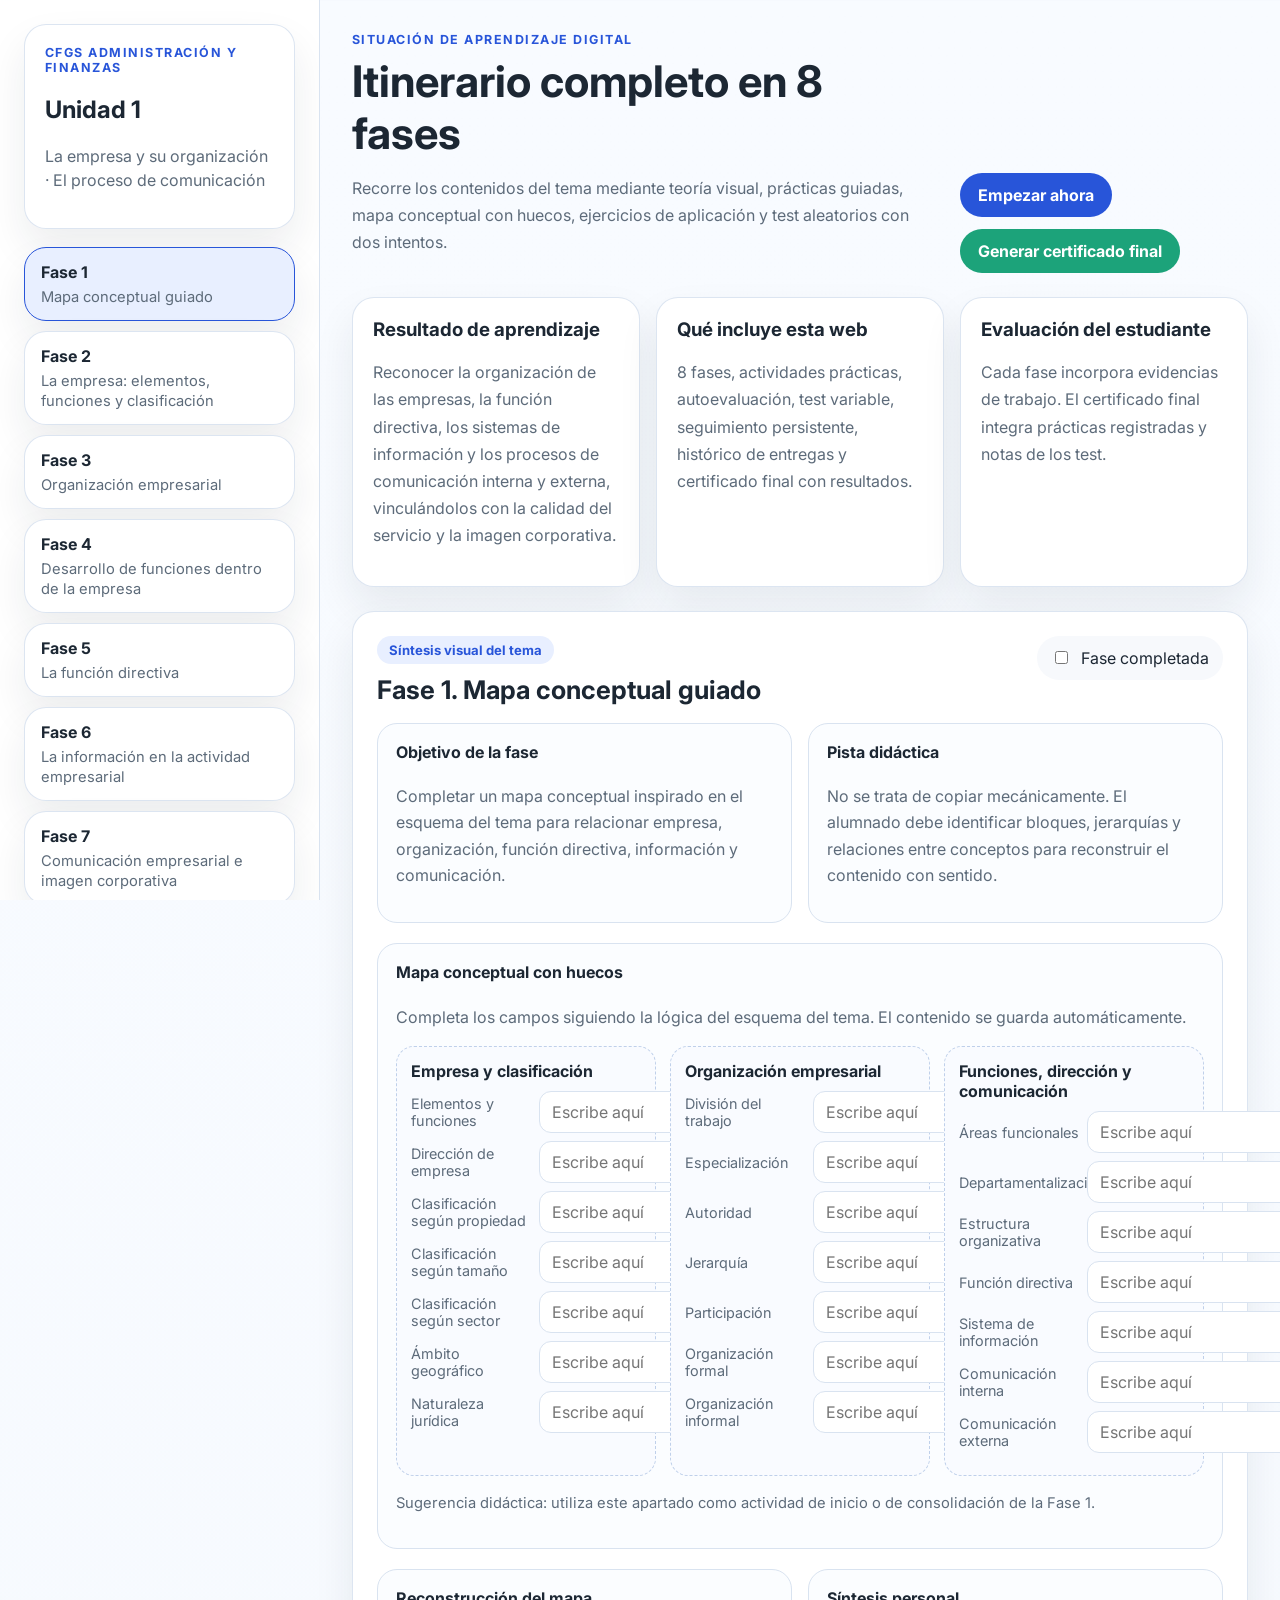
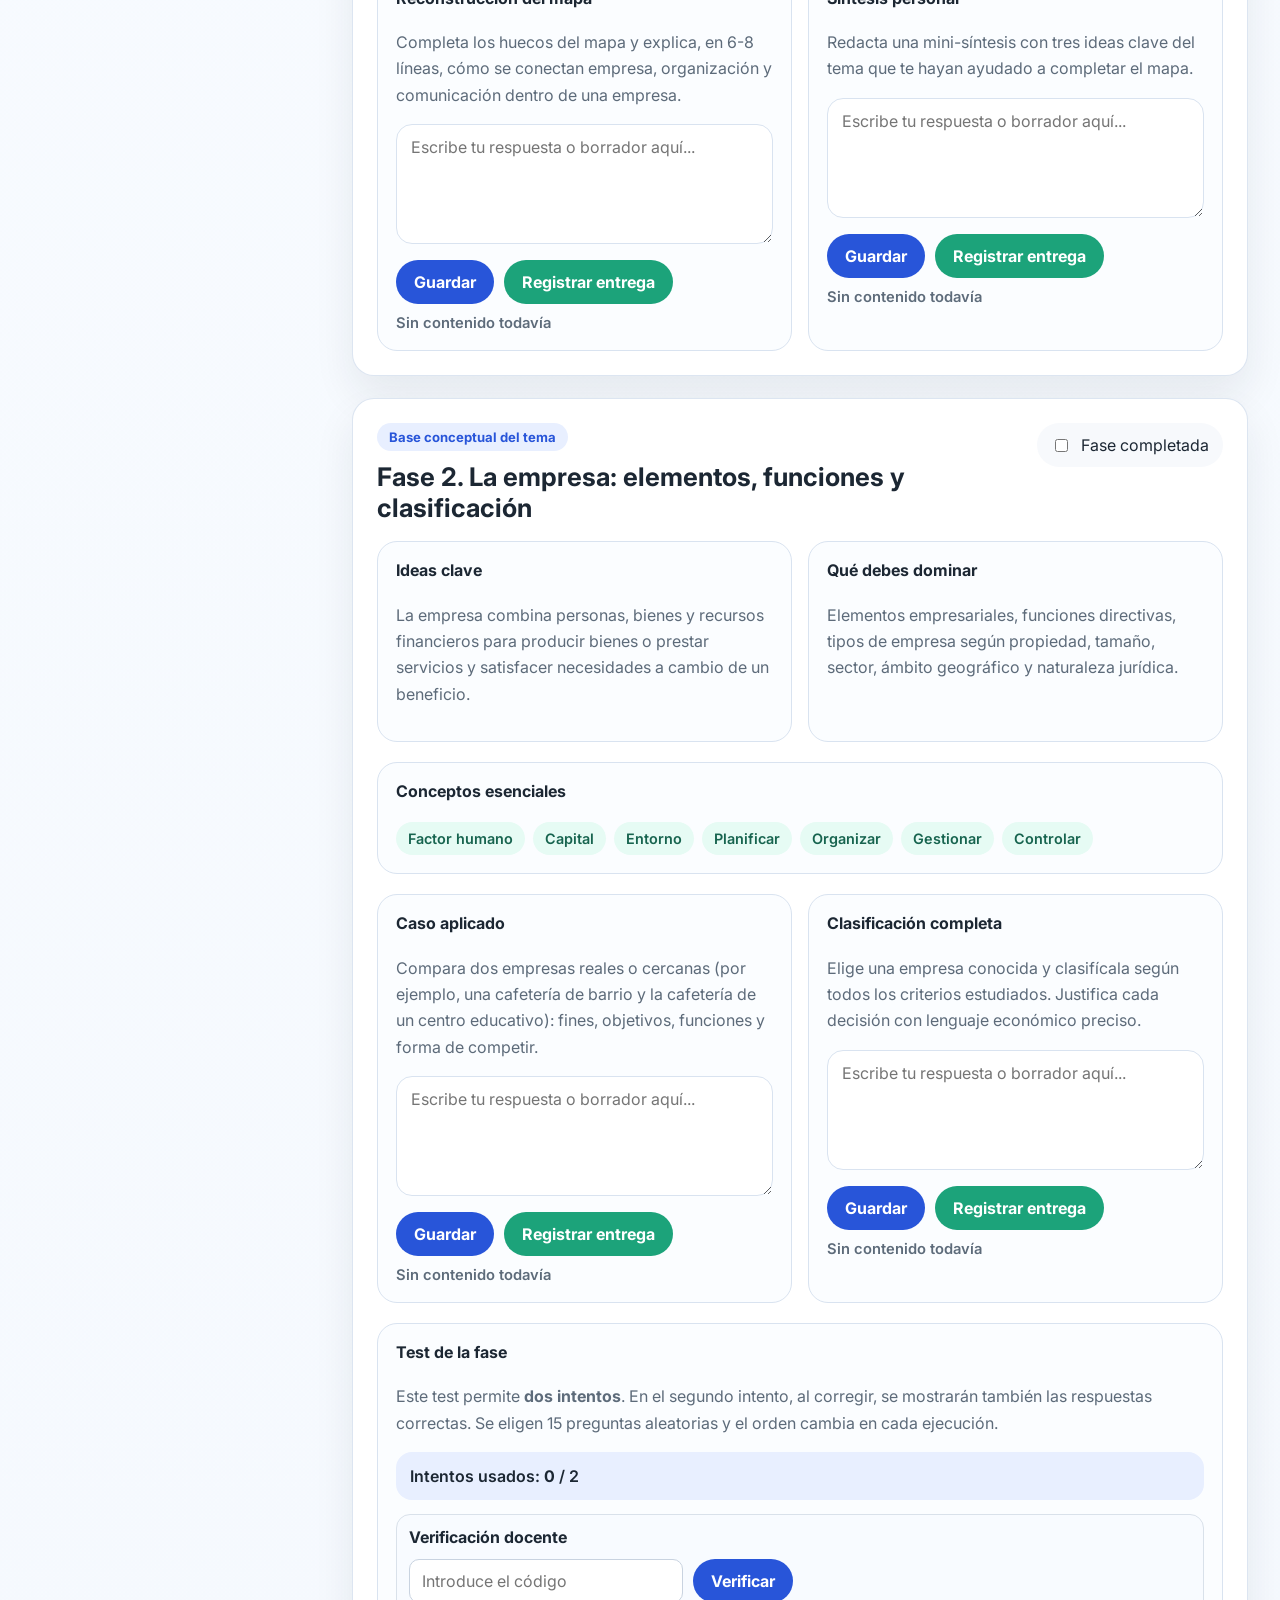
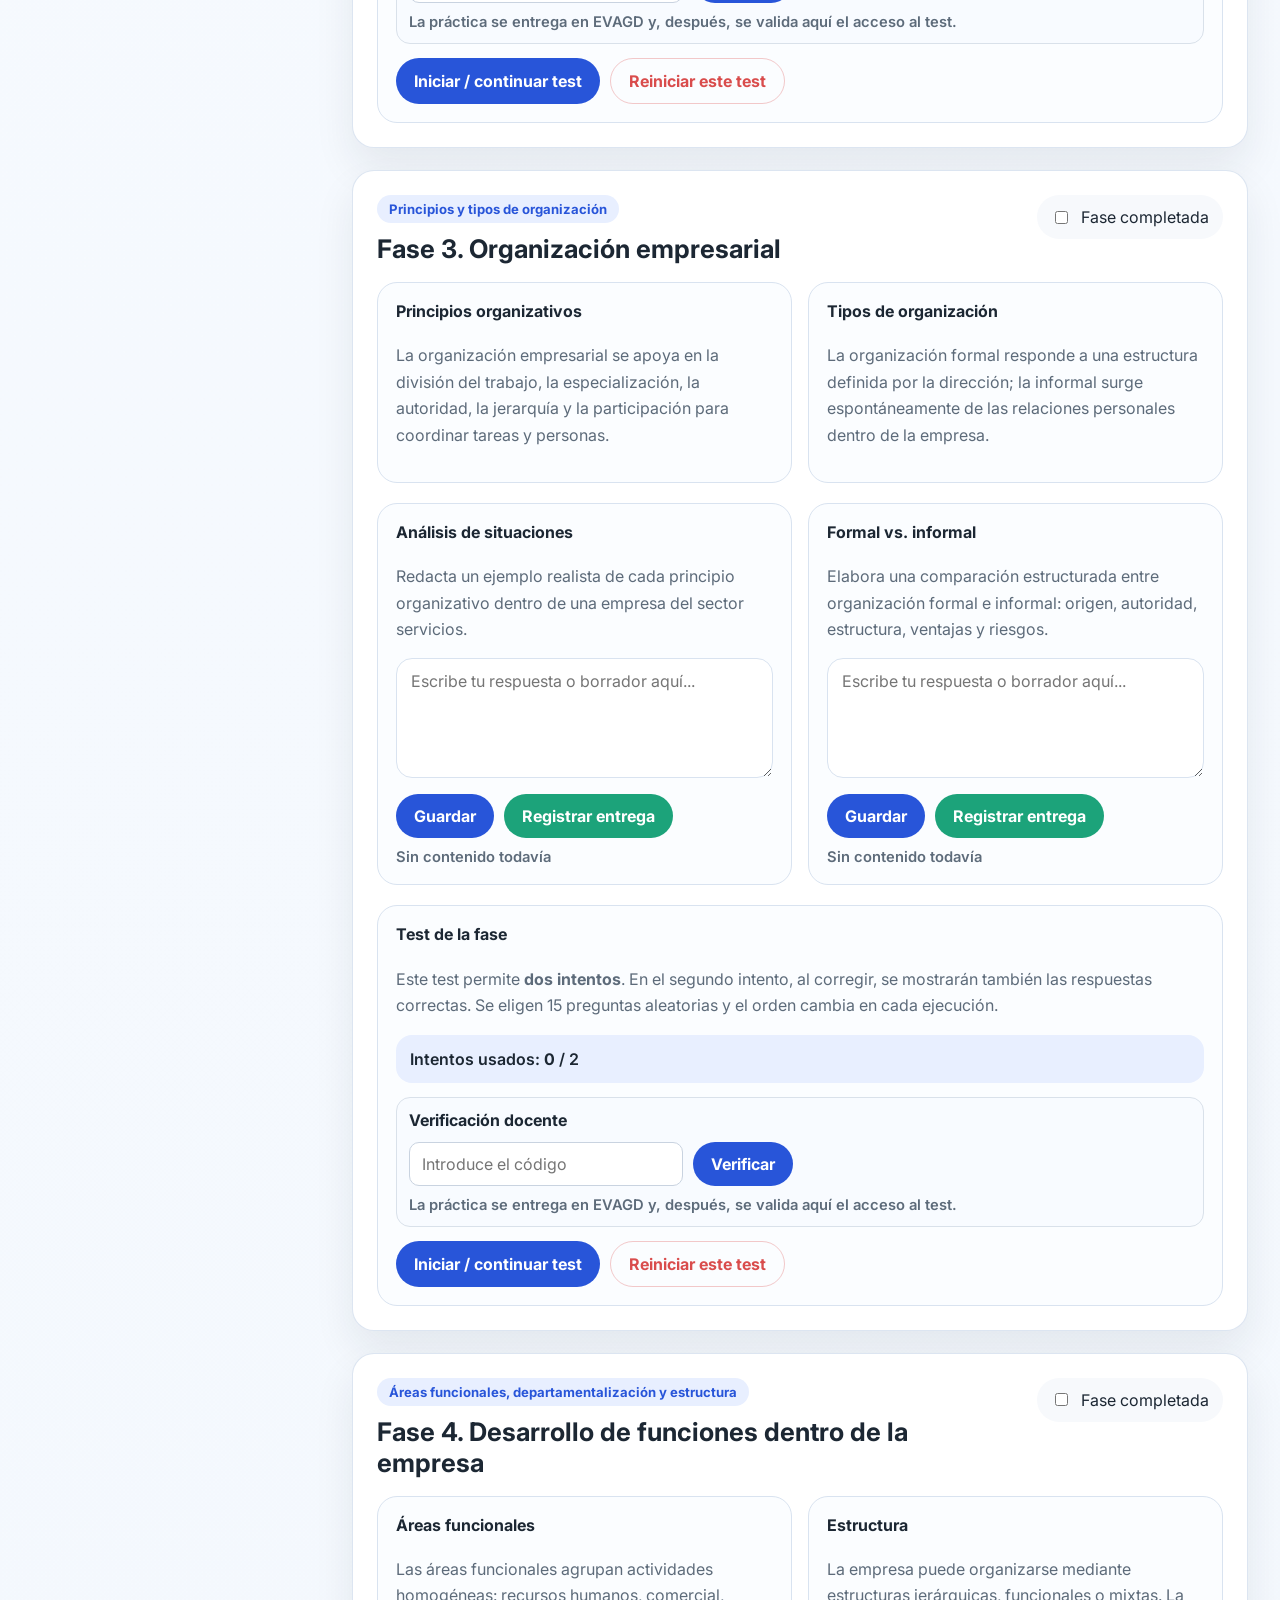
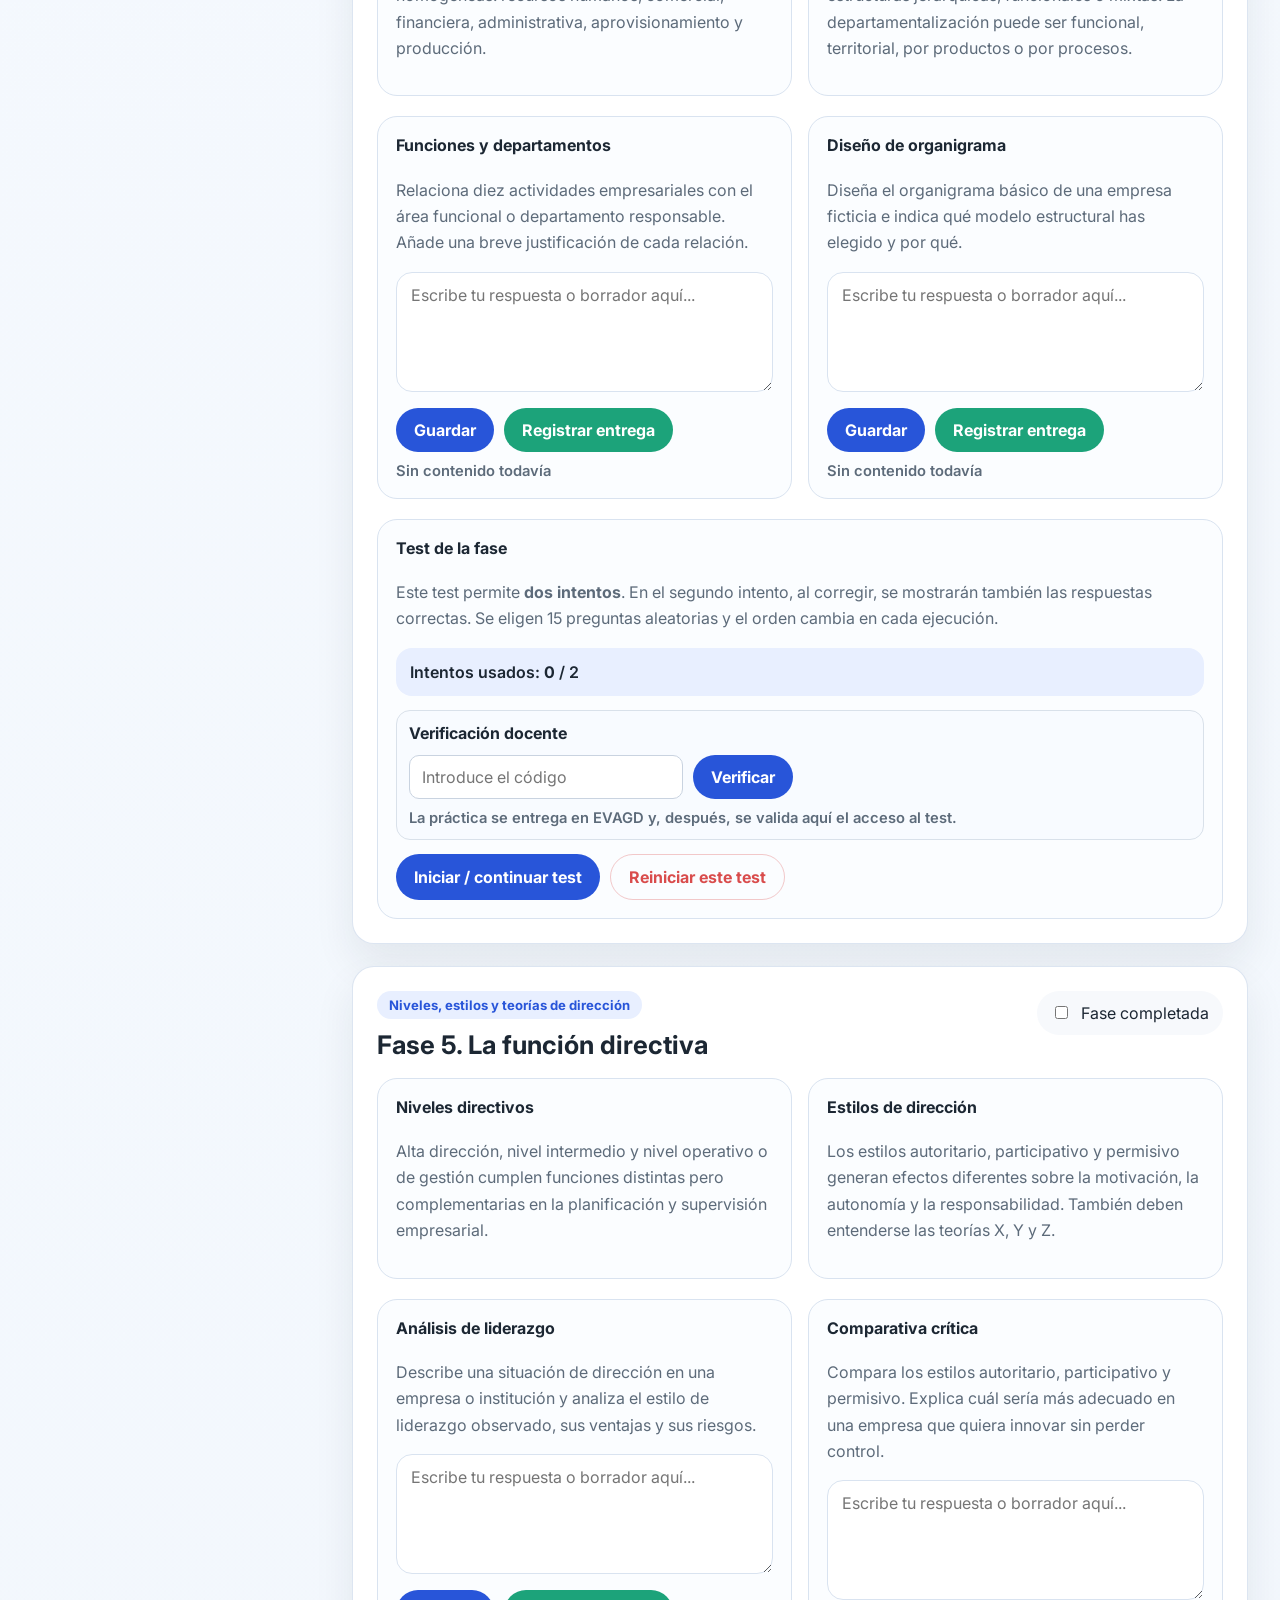
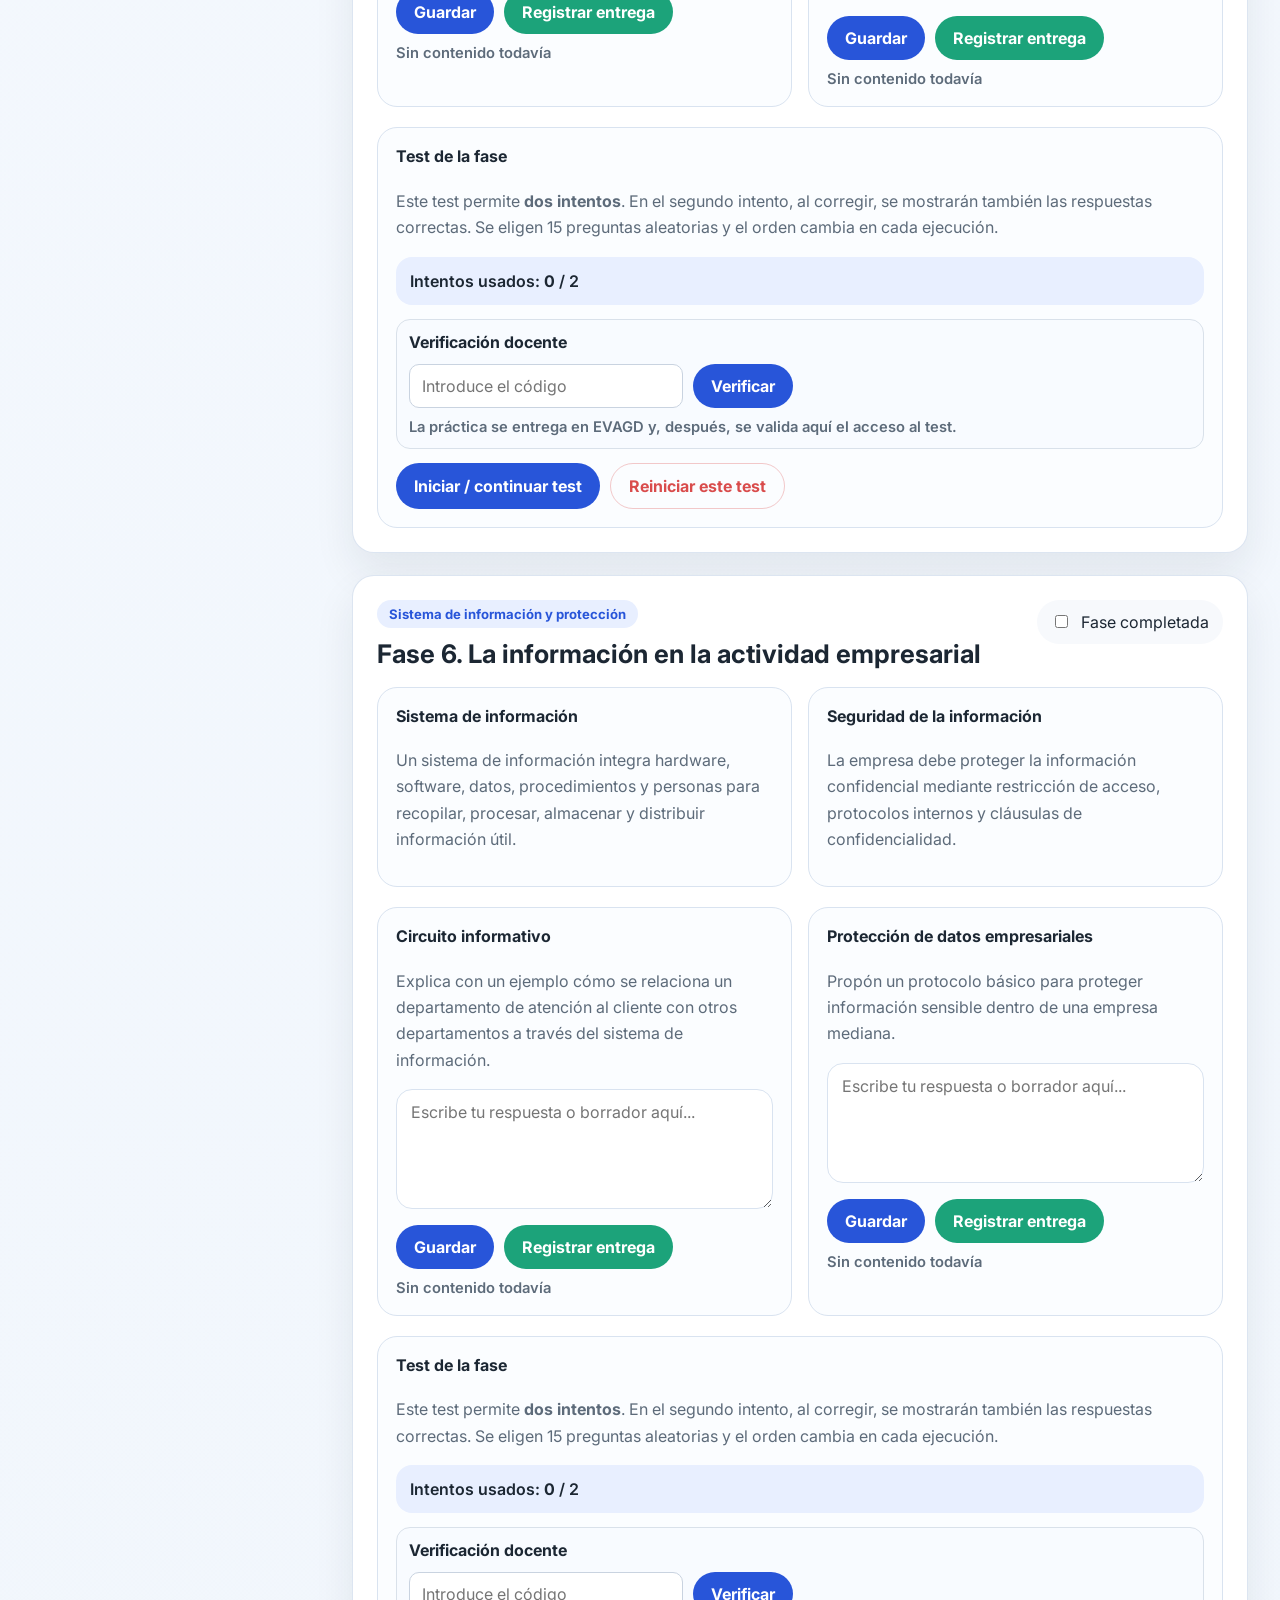
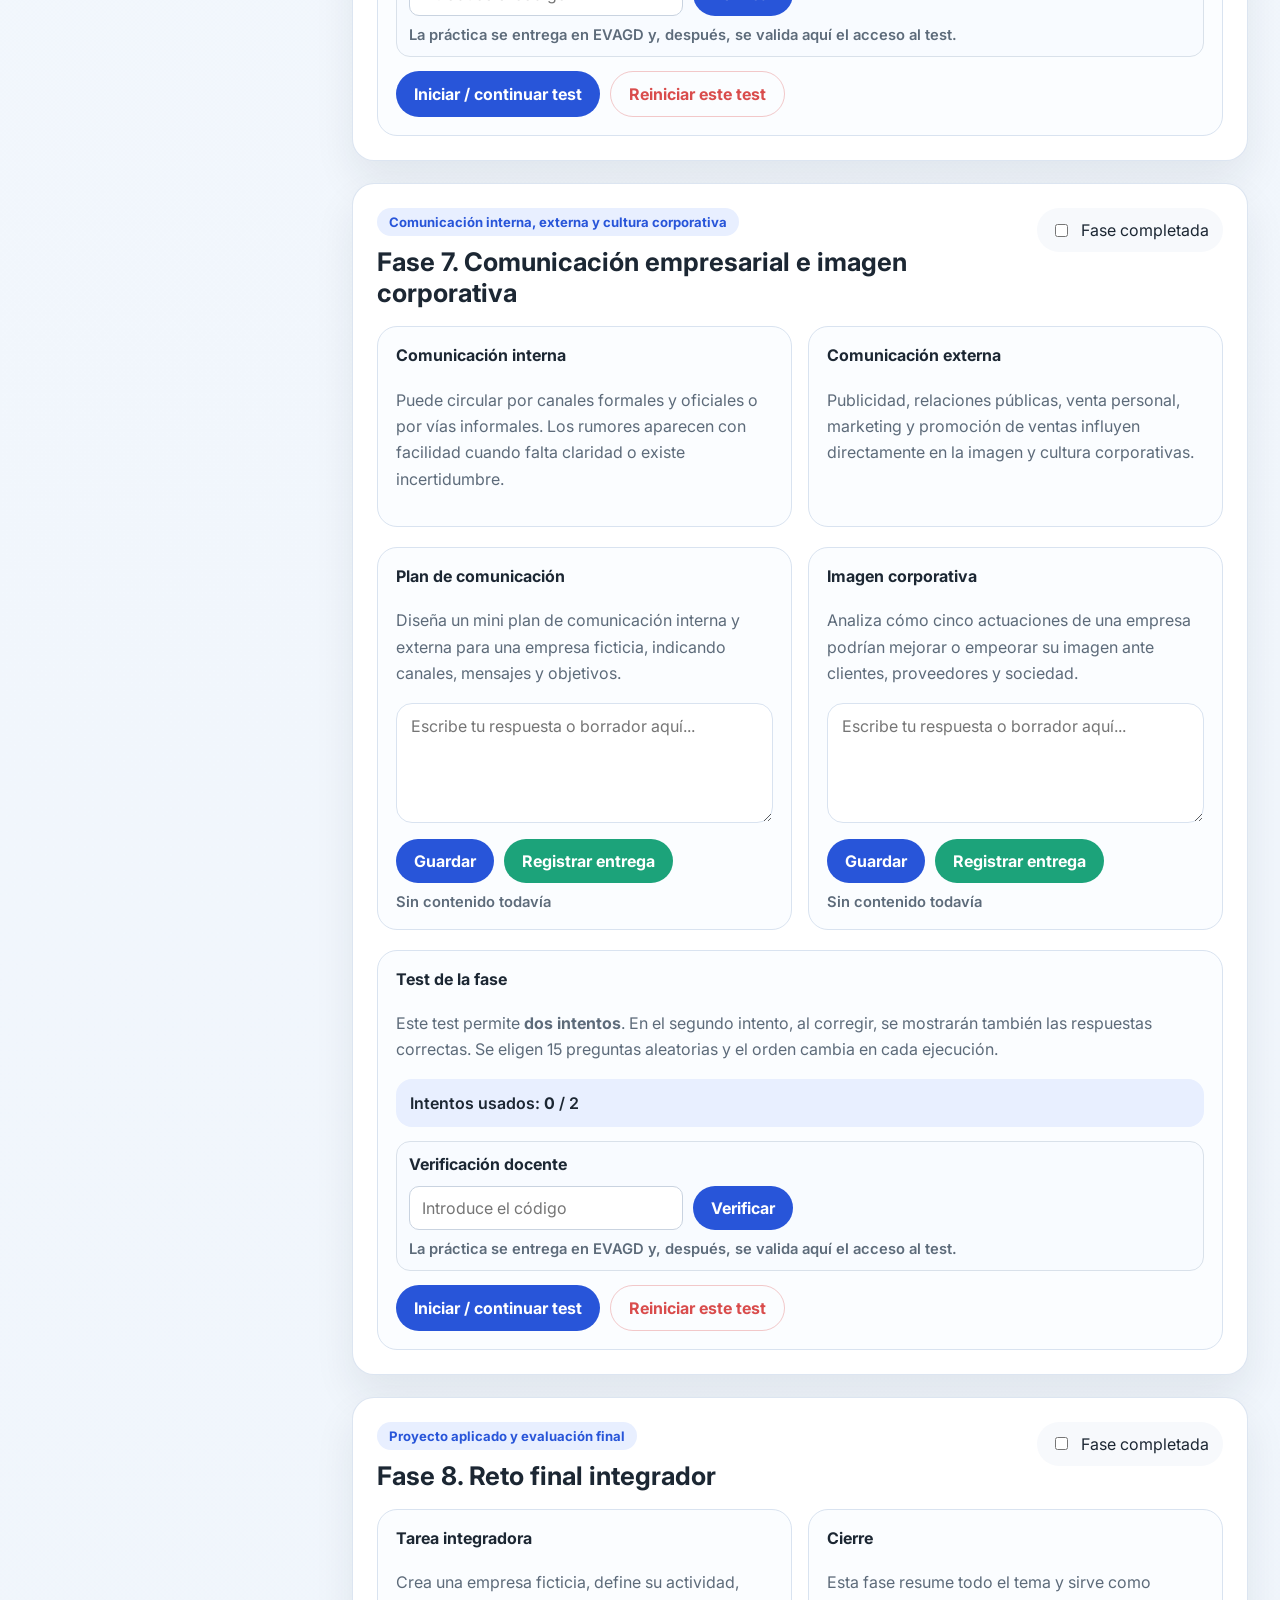
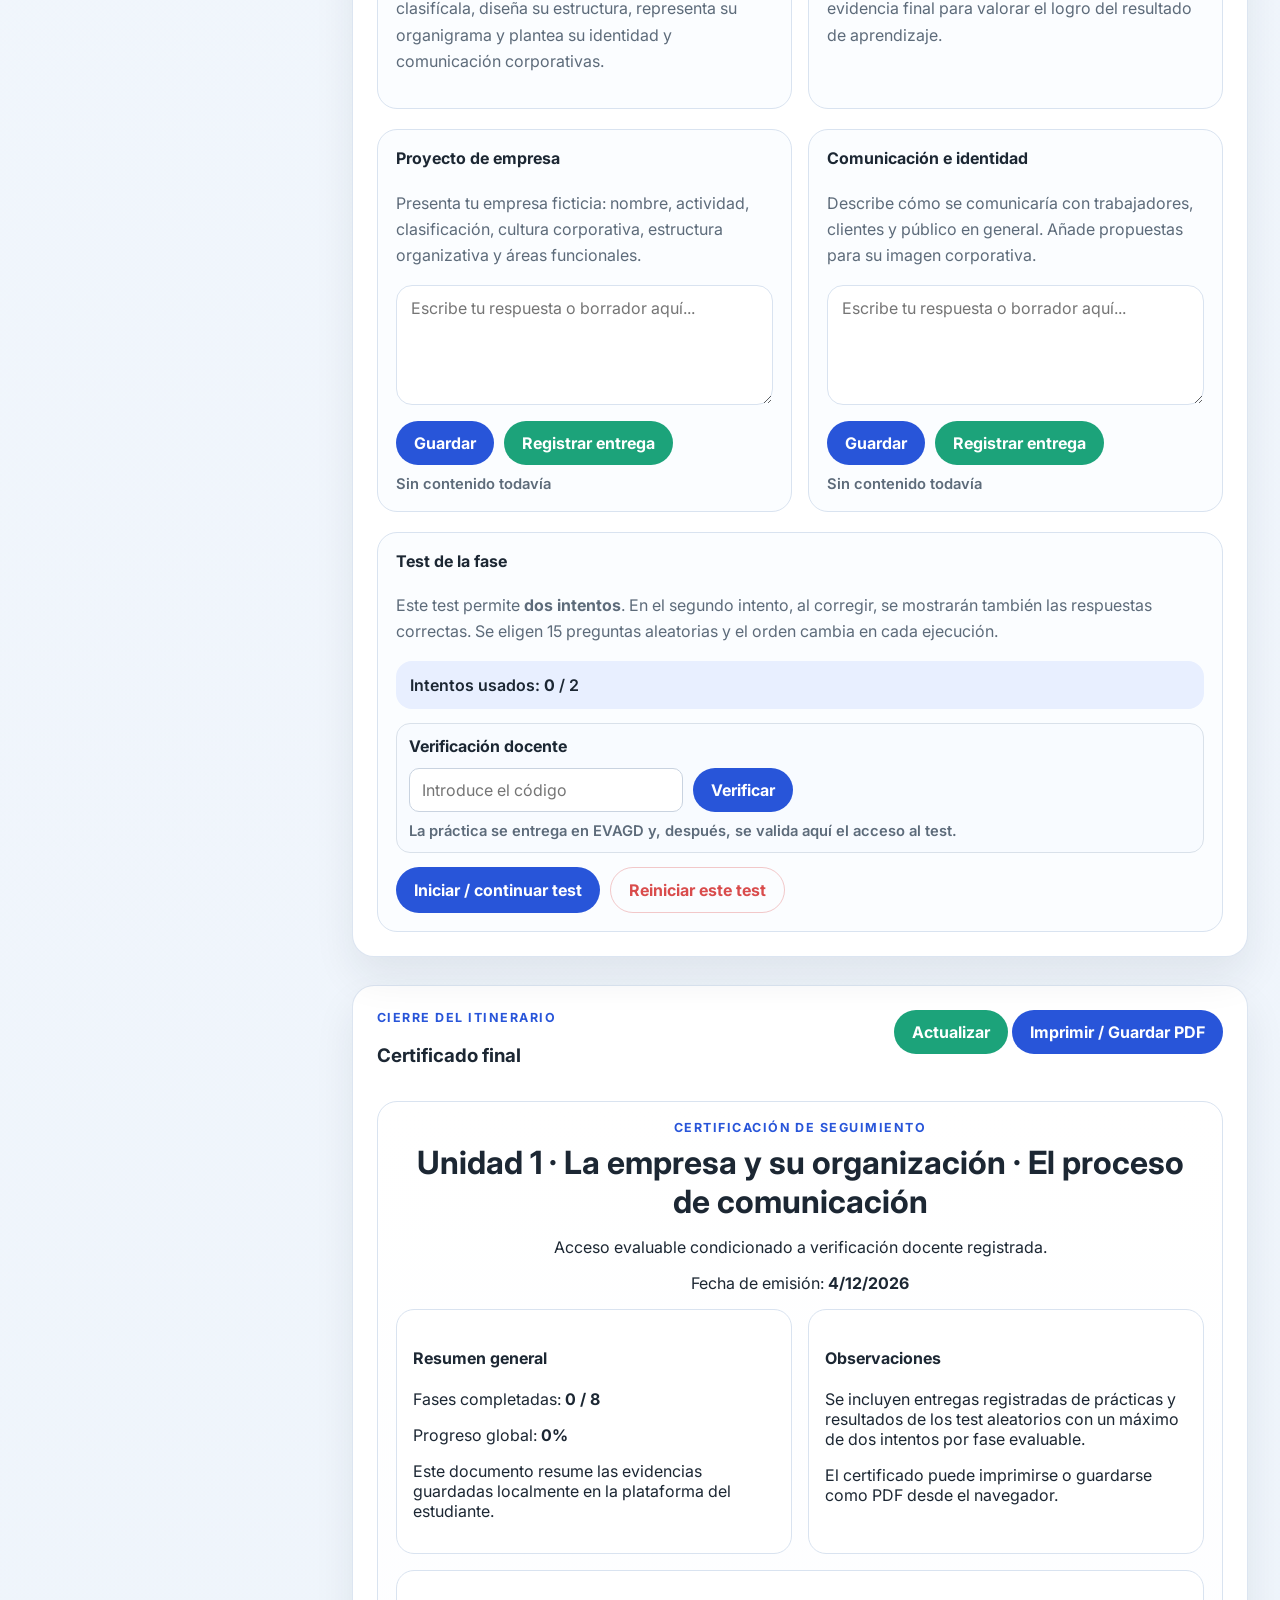
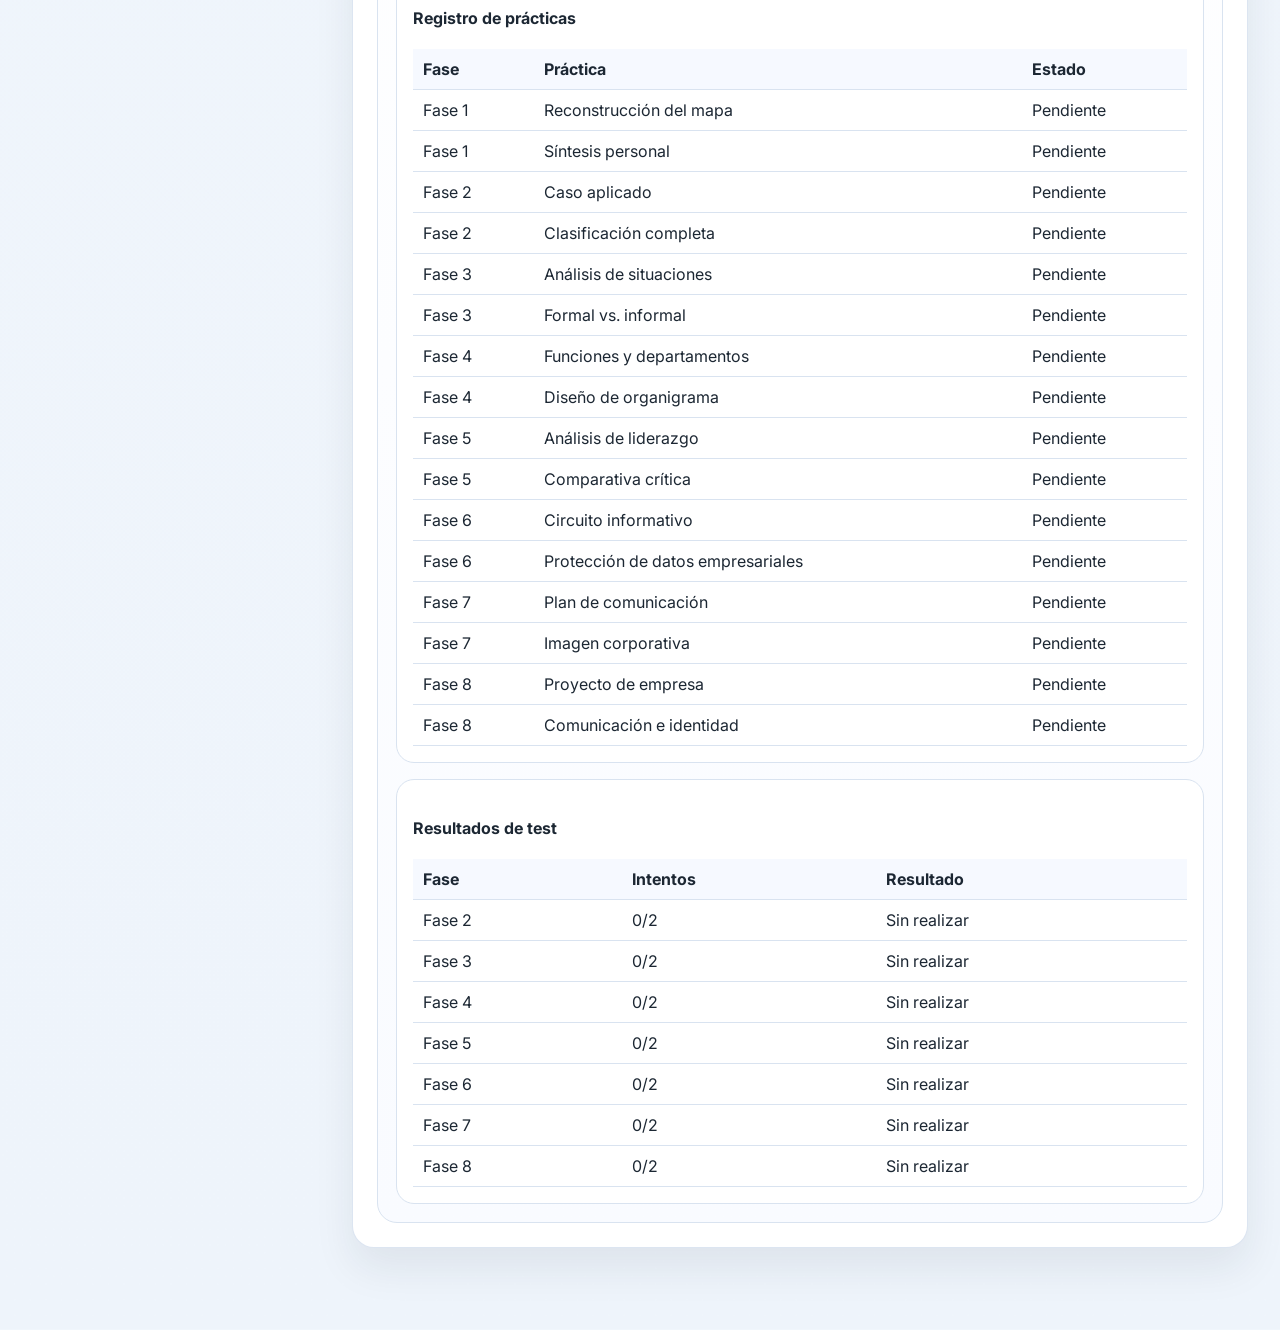
<file: index.html>
<!DOCTYPE html>
<html lang="es">
<head>
  <meta charset="UTF-8" />
  <meta name="viewport" content="width=device-width, initial-scale=1.0" />
  <title>Unidad 1 · La empresa y su organización · El proceso de comunicación</title>
  <link rel="preconnect" href="https://fonts.googleapis.com">
  <link rel="preconnect" href="https://fonts.gstatic.com" crossorigin>
  <link href="https://fonts.googleapis.com/css2?family=Inter:wght@400;500;600;700;800&display=swap" rel="stylesheet">
  <link rel="stylesheet" href="styles.css" />
</head>
<body>
  <div class="app-shell">
    <aside class="sidebar">
      <div class="brand-card">
        <p class="eyebrow">CFGS Administración y Finanzas</p>
        <h1>Unidad 1</h1>
        <p class="brand-subtitle">La empresa y su organización · El proceso de comunicación</p>
</div>

      <nav class="phase-nav" id="phaseNav"></nav>

      <section class="mini-panel">
        <h3>Seguimiento</h3>
        <div class="progress-ring-wrap">
          <div class="progress-ring" id="globalProgressText">0%</div>
        </div>
        <p class="small">Tu progreso se guarda automáticamente aunque cierres la página.</p>
        <button class="ghost-btn" id="resetProgressBtn">Reiniciar progreso</button>
      </section>
    </aside>

    <main class="main-content">
      <header class="hero">
        <div>
          <p class="eyebrow">Situación de aprendizaje digital</p>
          <h2>Itinerario completo en 8 fases</h2>
          <p class="hero-text">
            Recorre los contenidos del tema mediante teoría visual, prácticas guiadas, mapa conceptual con huecos,
            ejercicios de aplicación y test aleatorios con dos intentos.
          </p>
        </div>
        <div class="hero-actions">
          <button class="primary-btn" data-scroll="fase-1">Empezar ahora</button>
          <button class="secondary-btn" id="certificateBtn">Generar certificado final</button>
        </div>
      </header>

      <section class="info-grid">
        <article class="info-card">
          <h3>Resultado de aprendizaje</h3>
          <p>
            Reconocer la organización de las empresas, la función directiva, los sistemas de información y los procesos
            de comunicación interna y externa, vinculándolos con la calidad del servicio y la imagen corporativa.
          </p>
        </article>
        <article class="info-card">
          <h3>Qué incluye esta web</h3>
          <p>
            8 fases, actividades prácticas, autoevaluación, test variable, seguimiento persistente, histórico de entregas y
            certificado final con resultados.
          </p>
        </article>
        <article class="info-card">
          <h3>Evaluación del estudiante</h3>
          <p>
            Cada fase incorpora evidencias de trabajo. El certificado final integra prácticas registradas y notas de los test.
          </p>
        </article>
      </section>

      <div id="phasesContainer"></div>

      <section class="certificate-panel" id="certificatePanel">
        <div class="panel-head">
          <div>
            <p class="eyebrow">Cierre del itinerario</p>
            <h3>Certificado final</h3>
          </div>
          <div class="panel-actions">
            <button class="secondary-btn" id="refreshCertificateBtn">Actualizar</button>
            <button class="primary-btn" id="printCertificateBtn">Imprimir / Guardar PDF</button>
          </div>
        </div>
        <div class="certificate-sheet" id="certificateSheet"></div>
      </section>
    </main>
  </div>

  <template id="phaseTemplate">
    <section class="phase-section">
      <div class="phase-header">
        <div>
          <p class="phase-kicker"></p>
          <h3></h3>
        </div>
        <label class="check-chip">
          <input type="checkbox" class="phase-complete-checkbox" />
          <span>Fase completada</span>
        </label>
      </div>
      <div class="phase-body"></div>
    </section>
  </template>

  <script src="data.js"></script>
  <script src="app.js"></script>
</body>
</html>
</file>
<file: styles.css>
:root {
  --bg: #f4f7fb;
  --surface: #ffffff;
  --surface-2: #eef4ff;
  --text: #1c2733;
  --muted: #5d6b7a;
  --line: #d9e3f0;
  --primary: #2855d9;
  --primary-soft: #e8efff;
  --accent: #1ca37a;
  --accent-soft: #e6fbf4;
  --warning: #f0a43a;
  --danger: #d94c4c;
  --shadow: 0 20px 40px rgba(28, 39, 51, 0.08);
  --radius: 22px;
}

* { box-sizing: border-box; }
html { scroll-behavior: smooth; }
body {
  margin: 0;
  font-family: 'Inter', system-ui, sans-serif;
  background: linear-gradient(180deg, #f8fbff 0%, #eef4fb 100%);
  color: var(--text);
}
button, input, textarea, select { font: inherit; }

.app-shell {
  display: grid;
  grid-template-columns: 320px minmax(0, 1fr);
  min-height: 100vh;
}

.sidebar {
  position: sticky;
  top: 0;
  height: 100vh;
  overflow: auto;
  padding: 24px;
  border-right: 1px solid var(--line);
  background: rgba(255,255,255,0.9);
  backdrop-filter: blur(14px);
}

.brand-card, .mini-panel, .phase-link, .info-card, .phase-section, .certificate-panel {
  background: var(--surface);
  border: 1px solid rgba(217,227,240,0.9);
  border-radius: var(--radius);
  box-shadow: var(--shadow);
}

.brand-card, .mini-panel { padding: 20px; }
.brand-subtitle { color: var(--muted); line-height: 1.5; }
.eyebrow {
  margin: 0 0 8px;
  font-size: .78rem;
  text-transform: uppercase;
  letter-spacing: .12em;
  font-weight: 700;
  color: var(--primary);
}
.code-box {
  margin-top: 16px;
  padding: 14px 16px;
  border-radius: 18px;
  background: linear-gradient(135deg, var(--primary-soft), #f6f8ff);
}
.code-box span { display: block; color: var(--muted); font-size: .9rem; }
.code-box strong { font-size: 1.5rem; }

.phase-nav { margin: 18px 0; display: grid; gap: 10px; }
.phase-link {
  display: block;
  text-decoration: none;
  color: inherit;
  padding: 14px 16px;
}
.phase-link strong { display: block; margin-bottom: 4px; }
.phase-link span { color: var(--muted); font-size: .92rem; }
.phase-link.active { border-color: var(--primary); background: var(--primary-soft); }
.phase-link.done { outline: 2px solid rgba(28,163,122,.25); }

.progress-ring-wrap { display: flex; justify-content: center; margin: 14px 0; }
.progress-ring {
  width: 116px;
  height: 116px;
  border-radius: 50%;
  display: grid;
  place-items: center;
  font-size: 1.45rem;
  font-weight: 800;
  color: var(--primary);
  background: conic-gradient(var(--primary) 0%, var(--primary-soft) 0%);
}
.small { color: var(--muted); font-size: .9rem; line-height: 1.5; }

.main-content { padding: 32px; }
.hero {
  display: flex;
  justify-content: space-between;
  gap: 24px;
  align-items: end;
  margin-bottom: 24px;
}
.hero h2 { font-size: clamp(2rem, 3.4vw, 3.25rem); margin: 0 0 12px; }
.hero-text { color: var(--muted); max-width: 780px; line-height: 1.7; }
.hero-actions { display: flex; gap: 12px; flex-wrap: wrap; }
.primary-btn, .secondary-btn, .ghost-btn {
  border: none;
  border-radius: 999px;
  padding: 12px 18px;
  cursor: pointer;
  font-weight: 700;
}
.primary-btn { background: var(--primary); color: white; }
.secondary-btn { background: var(--accent); color: white; }
.ghost-btn { background: transparent; color: var(--danger); border: 1px solid rgba(217,76,76,.3); }

.info-grid {
  display: grid;
  grid-template-columns: repeat(3, minmax(0,1fr));
  gap: 16px;
  margin-bottom: 24px;
}
.info-card { padding: 20px; }
.info-card h3 { margin-top: 0; }
.info-card p { color: var(--muted); line-height: 1.7; }

#phasesContainer { display: grid; gap: 22px; }
.phase-section { padding: 24px; scroll-margin-top: 20px; }
.phase-header {
  display: flex;
  justify-content: space-between;
  gap: 18px;
  align-items: start;
  margin-bottom: 18px;
}
.phase-kicker {
  display: inline-flex;
  margin: 0 0 10px;
  padding: 6px 12px;
  border-radius: 999px;
  background: var(--primary-soft);
  color: var(--primary);
  font-size: .82rem;
  font-weight: 700;
}
.phase-header h3 { margin: 0; font-size: 1.6rem; }
.check-chip {
  white-space: nowrap;
  display: inline-flex;
  align-items: center;
  gap: 10px;
  padding: 12px 14px;
  border-radius: 999px;
  background: #f7f9fc;
}
.phase-body { display: grid; gap: 20px; }

.card-grid { display: grid; grid-template-columns: repeat(2, minmax(0,1fr)); gap: 16px; }
.content-card, .task-card, .test-card, .map-card, .practice-status, .certificate-sheet {
  border: 1px solid var(--line);
  border-radius: 20px;
  padding: 18px;
  background: #fbfdff;
}
.content-card h4, .task-card h4, .test-card h4, .map-card h4 { margin-top: 0; }
.content-card p, .task-card p, .test-card p, .map-card p, .task-card li { color: var(--muted); line-height: 1.65; }
.task-card textarea, .student-input, .student-select {
  width: 100%;
  border: 1px solid var(--line);
  border-radius: 16px;
  padding: 12px 14px;
  background: white;
  min-height: 120px;
}
.task-card textarea.short { min-height: 70px; }
.student-input { min-height: auto; }
.inline-actions { display: flex; gap: 10px; flex-wrap: wrap; margin-top: 12px; }
.status-text { font-size: .92rem; font-weight: 600; }
.status-text.saved { color: var(--accent); }
.status-text.pending { color: var(--warning); }
.status-text.empty { color: var(--muted); }

.map-layout {
  display: grid;
  grid-template-columns: repeat(3, minmax(0,1fr));
  gap: 14px;
}
.map-column {
  border: 1px dashed #bfd0ea;
  border-radius: 18px;
  padding: 14px;
  background: #f9fbff;
}
.map-column h5 { margin: 0 0 10px; font-size: 1rem; }
.blank-row { display: flex; gap: 8px; margin-bottom: 8px; align-items: center; }
.blank-row label { min-width: 120px; font-size: .9rem; color: var(--muted); }
.blank-row input {
  flex: 1;
  border: 1px solid var(--line);
  border-radius: 12px;
  padding: 10px 12px;
}
.map-note { font-size: .92rem; color: var(--muted); }

.badge-list { display: flex; gap: 8px; flex-wrap: wrap; }
.badge {
  display: inline-flex;
  padding: 8px 12px;
  border-radius: 999px;
  background: var(--accent-soft);
  color: #17644f;
  font-weight: 600;
  font-size: .9rem;
}

.quiz-question {
  border-top: 1px solid var(--line);
  padding-top: 16px;
  margin-top: 16px;
}
.quiz-question:first-child { border-top: none; padding-top: 0; margin-top: 0; }
.quiz-options { display: grid; gap: 8px; margin-top: 10px; }
.quiz-option {
  display: flex;
  gap: 10px;
  align-items: start;
  padding: 12px;
  border-radius: 14px;
  background: white;
  border: 1px solid var(--line);
}
.quiz-option.correct-reveal { border-color: rgba(28,163,122,.5); background: var(--accent-soft); }
.quiz-option.user-wrong { border-color: rgba(217,76,76,.35); background: rgba(217,76,76,.06); }
.quiz-summary {
  padding: 14px;
  border-radius: 16px;
  background: var(--primary-soft);
  color: var(--text);
  font-weight: 600;
}

.practice-status-grid {
  display: grid;
  grid-template-columns: repeat(2, minmax(0,1fr));
  gap: 16px;
}
.practice-status ul { padding-left: 18px; }

.panel-head {
  display: flex;
  justify-content: space-between;
  align-items: start;
  gap: 14px;
  margin-bottom: 16px;
}
.certificate-panel { padding: 24px; margin: 28px 0 50px; }
.certificate-sheet {
  background: linear-gradient(180deg, #fff 0%, #f9fbff 100%);
  min-height: 400px;
}
.certificate-title { text-align: center; margin-bottom: 14px; }
.certificate-title h2 { margin: 8px 0; font-size: 2rem; }
.certificate-grid { display: grid; grid-template-columns: repeat(2, minmax(0,1fr)); gap: 16px; }
.certificate-block { border: 1px solid var(--line); border-radius: 18px; padding: 16px; background: white; }
.table-like { width: 100%; border-collapse: collapse; }
.table-like td, .table-like th { padding: 10px; border-bottom: 1px solid var(--line); text-align: left; }
.table-like th { background: #f6f9ff; }

@media (max-width: 1100px) {
  .app-shell { grid-template-columns: 1fr; }
  .sidebar { position: static; height: auto; border-right: none; border-bottom: 1px solid var(--line); }
  .info-grid, .card-grid, .map-layout, .practice-status-grid, .certificate-grid { grid-template-columns: 1fr; }
  .hero { flex-direction: column; align-items: start; }
}

@media print {
  body { background: white; }
  .sidebar, .hero, .info-grid, #phasesContainer, .panel-head { display: none !important; }
  .main-content { padding: 0; }
  .certificate-panel { border: none; box-shadow: none; margin: 0; padding: 0; }
  .certificate-sheet { border: none; box-shadow: none; }
}

.verify-input{
  min-width:220px;
  padding:10px 12px;
  border:1px solid #c9d3e0;
  border-radius:10px;
  font:inherit;
}
.verification-panel{
  margin-top:14px;
  padding:12px;
  border:1px solid #d9e1ea;
  border-radius:14px;
  background:#f8fbff;
}
.verification-panel label{
  display:block;
  margin-bottom:8px;
}
</file>
